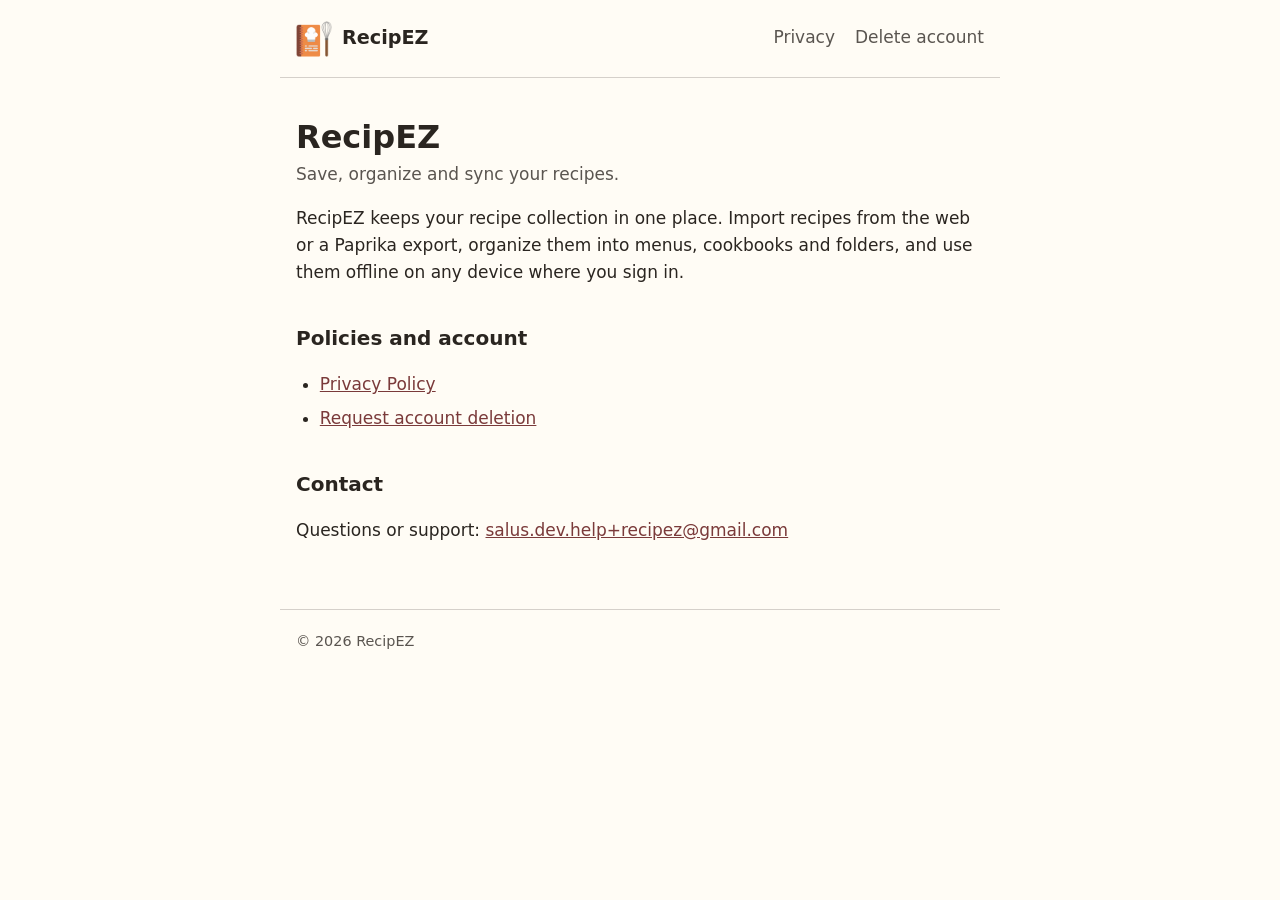
<file: index.html>
<!doctype html>
<html lang="en">
<head>
  <meta charset="utf-8">
  <meta name="viewport" content="width=device-width, initial-scale=1">
  <title>RecipEZ</title>
  <meta name="description" content="RecipEZ is a recipe manager app for saving, organizing and syncing your recipes.">
  <link rel="icon" href="favicon.ico" sizes="48x48">
  <link rel="icon" type="image/png" sizes="32x32" href="icons/favicon-32.png">
  <link rel="icon" type="image/png" sizes="192x192" href="icons/favicon-192.png">
  <link rel="apple-touch-icon" href="icons/apple-touch-icon.png">
  <meta name="theme-color" content="#FFFCF5">
  <link rel="stylesheet" href="style.css">
</head>
<body>
  <header>
    <a class="brand" href="./"><img src="icons/favicon-192.png" alt="" width="36" height="36">RecipEZ</a>
    <nav>
      <a href="privacy.html">Privacy</a>
      <a href="delete-account.html">Delete account</a>
    </nav>
  </header>

  <main>
    <h1>RecipEZ</h1>
    <p class="meta">Save, organize and sync your recipes.</p>
    <p>RecipEZ keeps your recipe collection in one place. Import recipes from the web or a Paprika export, organize them into menus, cookbooks and folders, and use them offline on any device where you sign in.</p>

    <h2>Policies and account</h2>
    <ul>
      <li><a href="privacy.html">Privacy Policy</a></li>
      <li><a href="delete-account.html">Request account deletion</a></li>
    </ul>

    <h2>Contact</h2>
    <p>Questions or support: <a class="contact-email" href="#">(enable JavaScript to see our email)</a></p>
  </main>

  <footer>&copy; 2026 RecipEZ</footer>

  <script src="contact.js"></script>
</body>
</html>
</file>
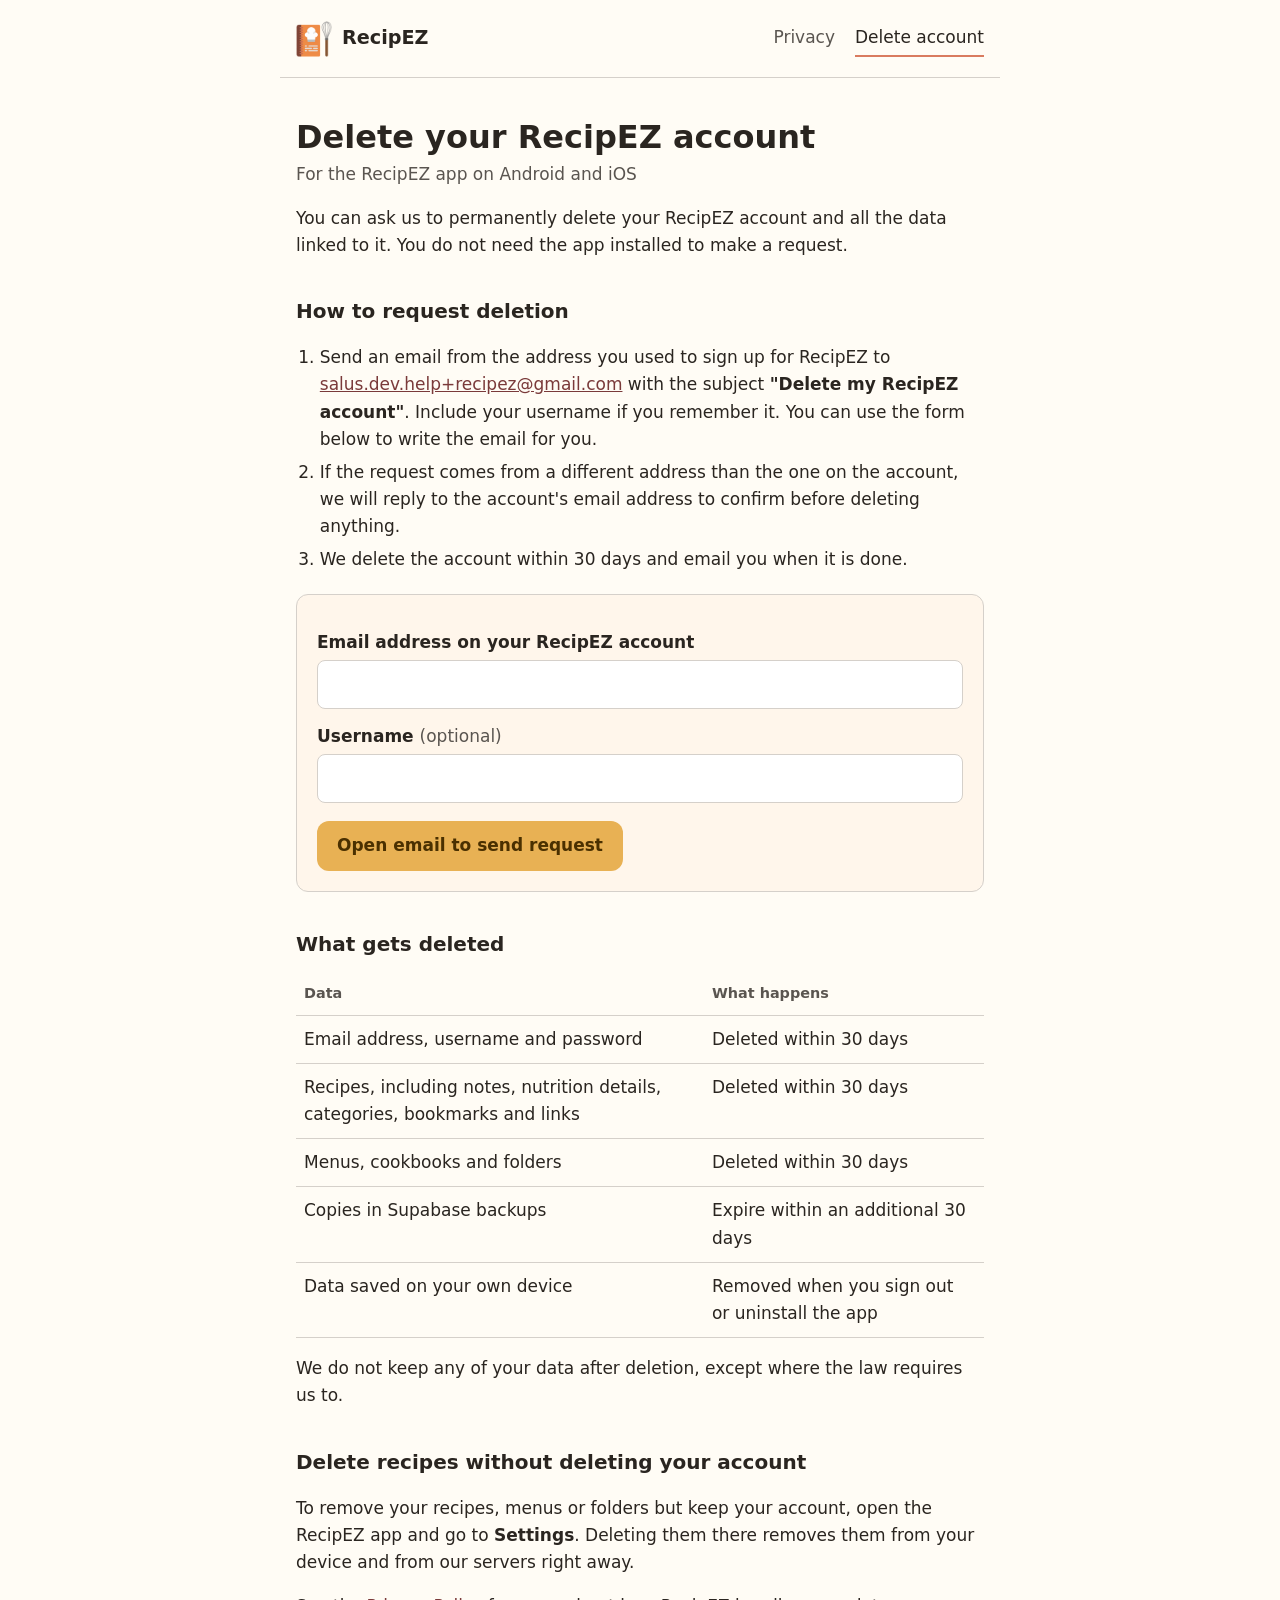
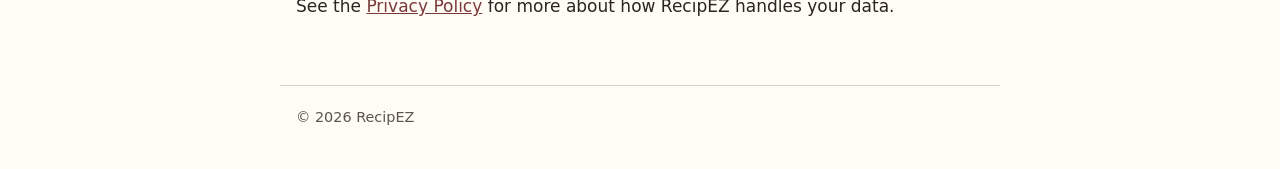
<file: delete-account.html>
<!doctype html>
<html lang="en">
<head>
  <meta charset="utf-8">
  <meta name="viewport" content="width=device-width, initial-scale=1">
  <title>Delete RecipEZ Account</title>
  <meta name="description" content="How to request deletion of your RecipEZ account and associated data.">
  <link rel="icon" href="favicon.ico" sizes="48x48">
  <link rel="icon" type="image/png" sizes="32x32" href="icons/favicon-32.png">
  <link rel="icon" type="image/png" sizes="192x192" href="icons/favicon-192.png">
  <link rel="apple-touch-icon" href="icons/apple-touch-icon.png">
  <meta name="theme-color" content="#FFFCF5">
  <link rel="stylesheet" href="style.css">
</head>
<body>
  <header>
    <a class="brand" href="./"><img src="icons/favicon-192.png" alt="" width="36" height="36">RecipEZ</a>
    <nav>
      <a href="privacy.html">Privacy</a>
      <a href="delete-account.html" aria-current="page">Delete account</a>
    </nav>
  </header>

  <main>
    <h1>Delete your RecipEZ account</h1>
    <p class="meta">For the RecipEZ app on Android and iOS</p>

    <p>You can ask us to permanently delete your RecipEZ account and all the data linked to it. You do not need the app installed to make a request.</p>

    <h2>How to request deletion</h2>
    <ol>
      <li>Send an email from the address you used to sign up for RecipEZ to <a class="contact-email" href="#">(enable JavaScript to see our email)</a> with the subject <strong>"Delete my RecipEZ account"</strong>. Include your username if you remember it. You can use the form below to write the email for you.</li>
      <li>If the request comes from a different address than the one on the account, we will reply to the account's email address to confirm before deleting anything.</li>
      <li>We delete the account within 30 days and email you when it is done.</li>
    </ol>

    <div class="card">
      <form id="delete-form">
        <label for="account-email">Email address on your RecipEZ account</label>
        <input id="account-email" type="email" required autocomplete="email">

        <label for="username">Username <span class="optional">(optional)</span></label>
        <input id="username" type="text" autocomplete="username">

        <button class="button" type="submit">Open email to send request</button>
      </form>
    </div>

    <h2>What gets deleted</h2>
    <table>
      <thead>
        <tr><th>Data</th><th>What happens</th></tr>
      </thead>
      <tbody>
        <tr><td>Email address, username and password</td><td>Deleted within 30 days</td></tr>
        <tr><td>Recipes, including notes, nutrition details, categories, bookmarks and links</td><td>Deleted within 30 days</td></tr>
        <tr><td>Menus, cookbooks and folders</td><td>Deleted within 30 days</td></tr>
        <tr><td>Copies in Supabase backups</td><td>Expire within an additional 30 days</td></tr>
        <tr><td>Data saved on your own device</td><td>Removed when you sign out or uninstall the app</td></tr>
      </tbody>
    </table>
    <p>We do not keep any of your data after deletion, except where the law requires us to.</p>

    <h2>Delete recipes without deleting your account</h2>
    <p>To remove your recipes, menus or folders but keep your account, open the RecipEZ app and go to <strong>Settings</strong>. Deleting them there removes them from your device and from our servers right away.</p>

    <p>See the <a href="privacy.html">Privacy Policy</a> for more about how RecipEZ handles your data.</p>
  </main>

  <footer>&copy; 2026 RecipEZ</footer>

  <script src="contact.js"></script>
  <script>
    document.getElementById('delete-form').addEventListener('submit', function (e) {
      e.preventDefault();
      var email = document.getElementById('account-email').value.trim();
      var username = document.getElementById('username').value.trim();
      var body = 'Please delete my RecipEZ account and all associated data.\n\n' +
        'Account email: ' + email + '\n' +
        'Username: ' + (username || '(not provided)') + '\n';
      window.location.href = 'mailto:' + CONTACT_EMAIL +
        '?subject=' + encodeURIComponent('Delete my RecipEZ account') +
        '&body=' + encodeURIComponent(body);
    });
  </script>
</body>
</html>
</file>
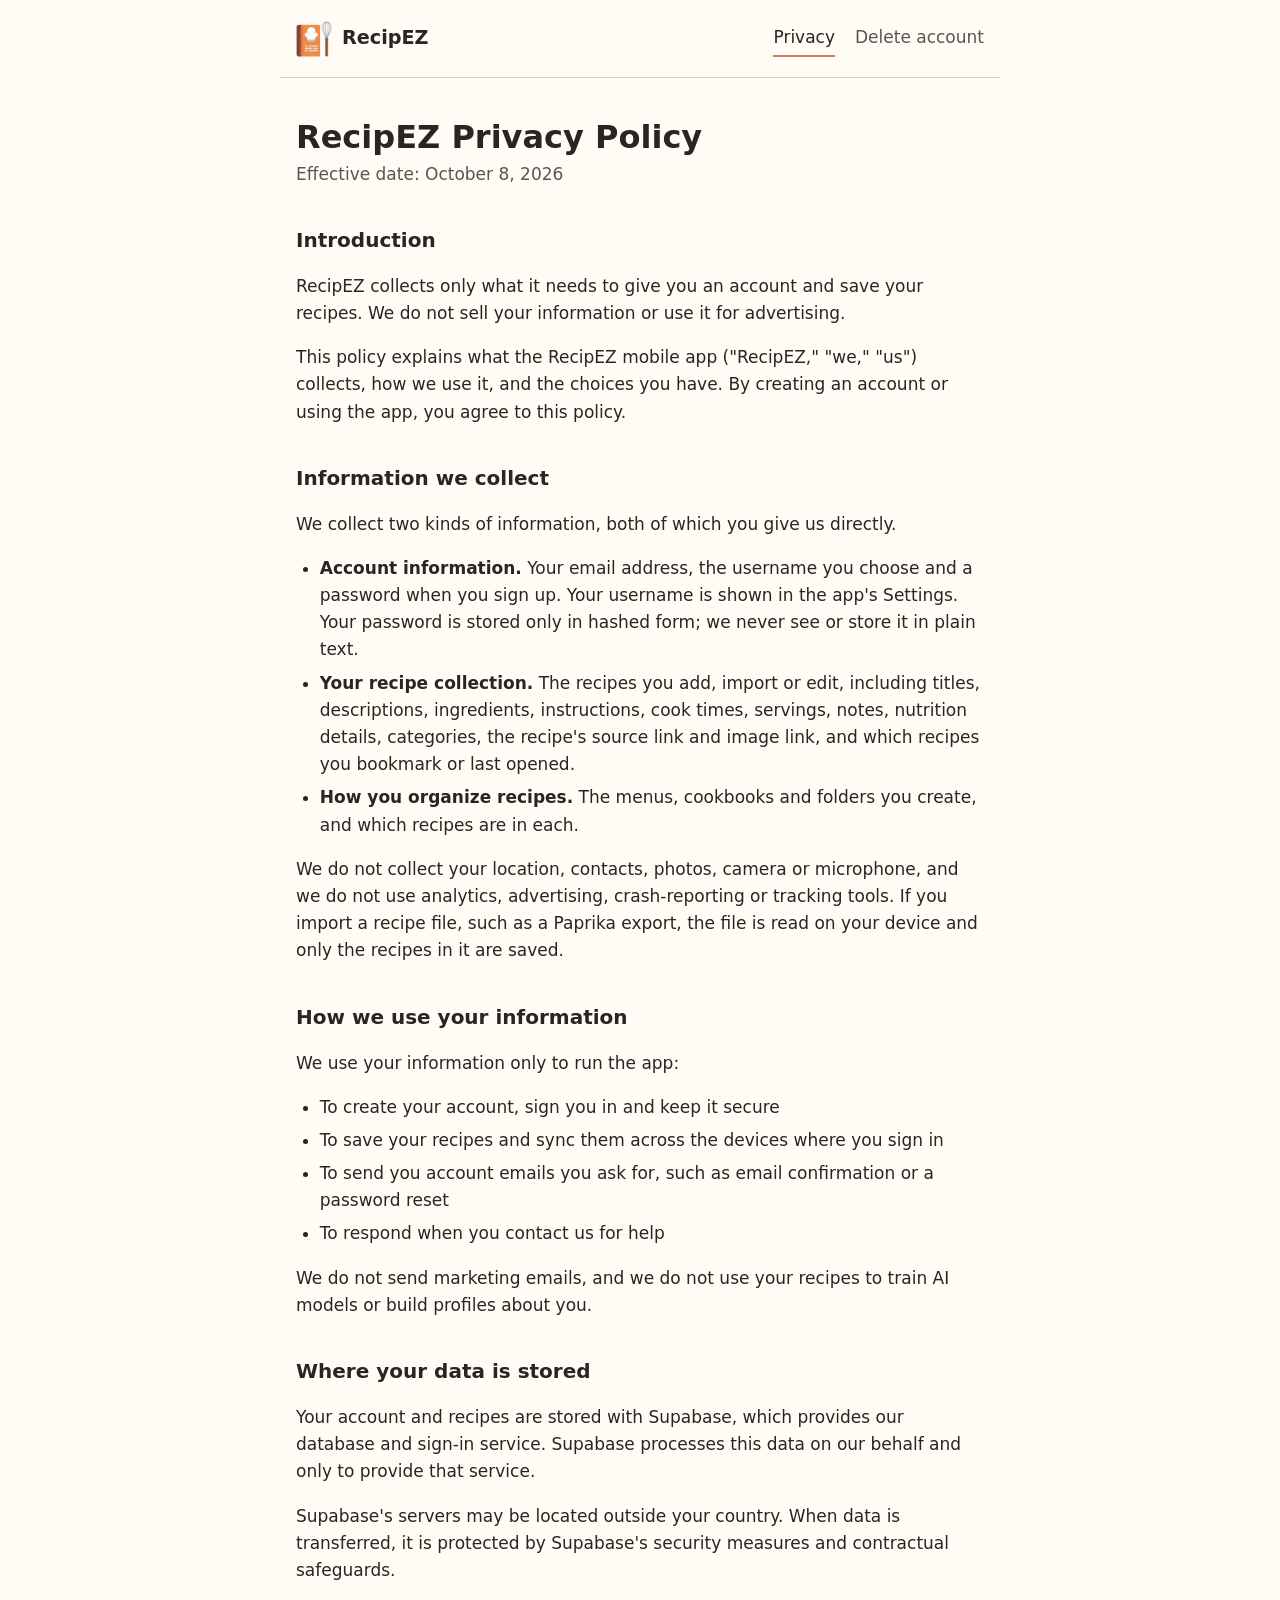
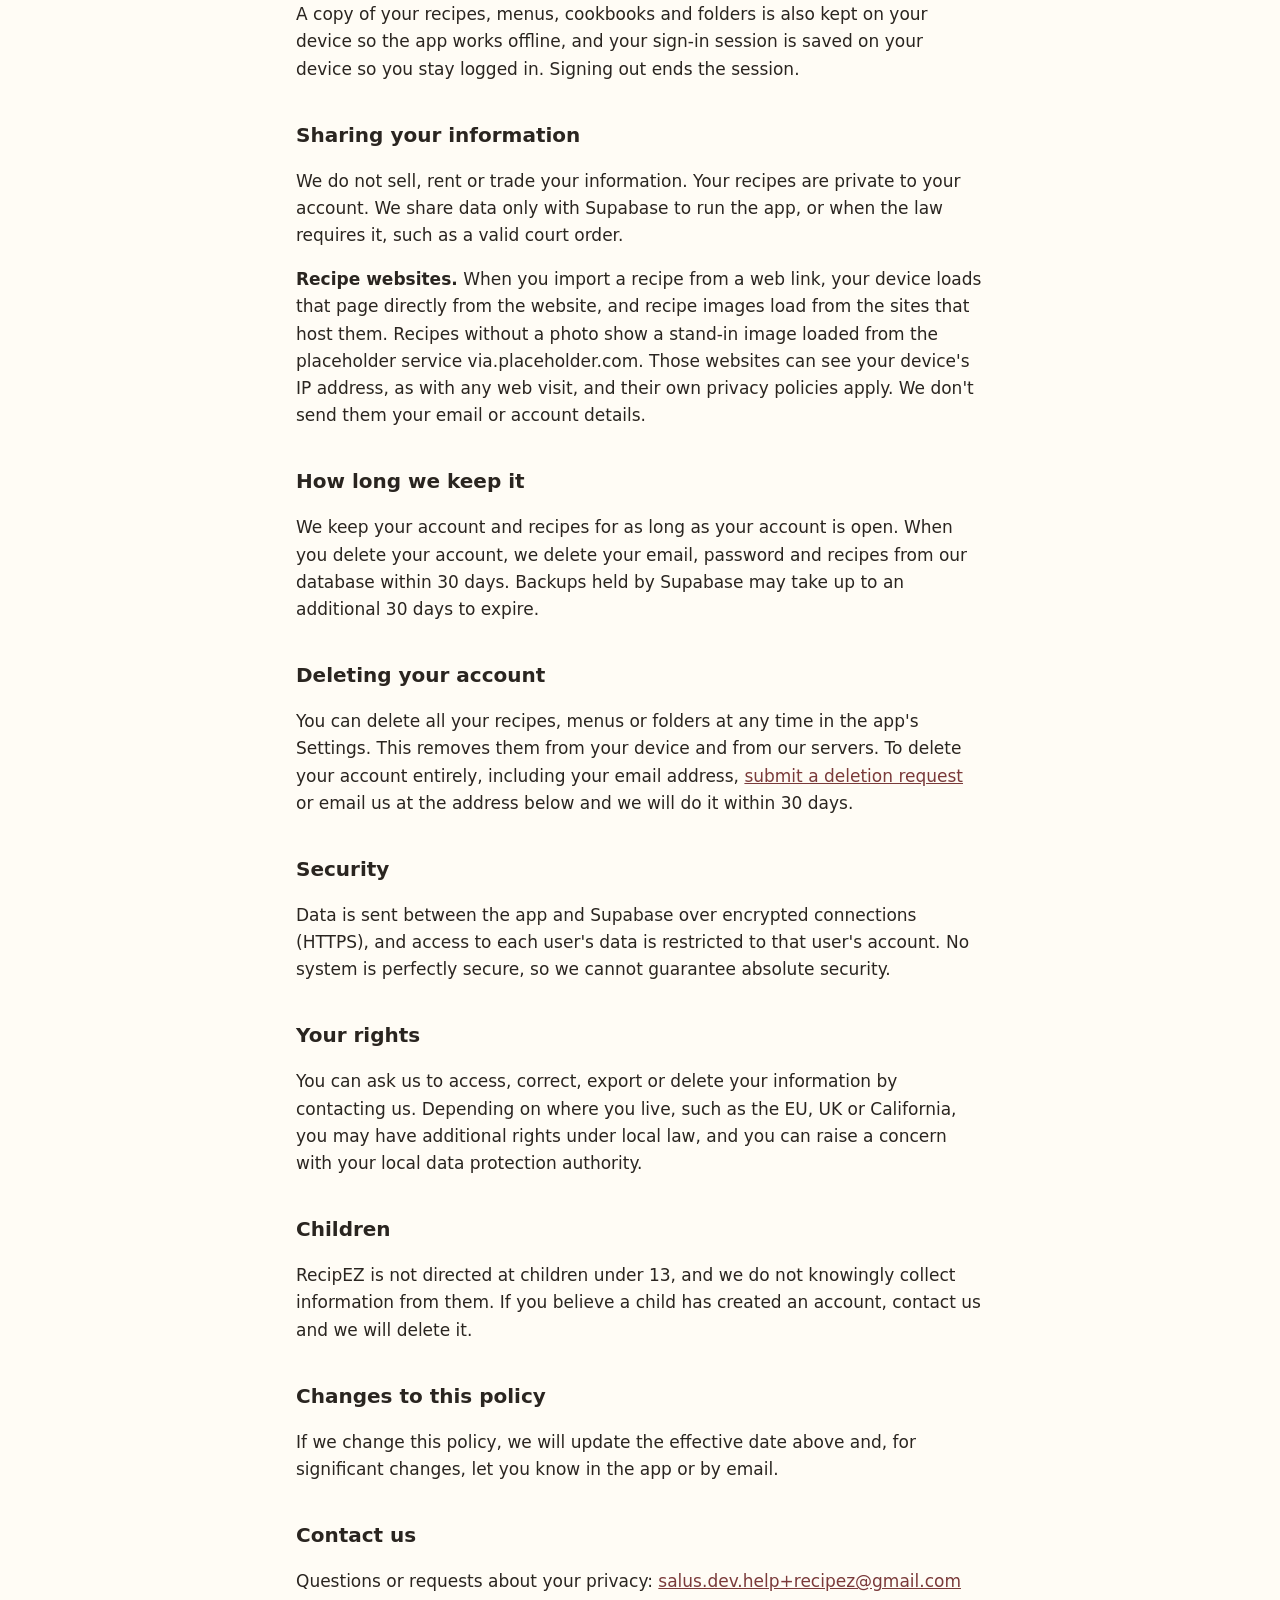
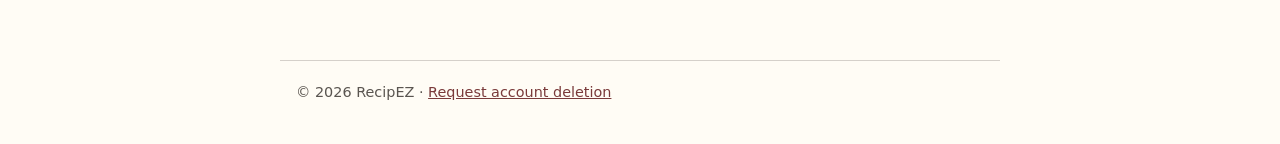
<file: privacy.html>
<!doctype html>
<html lang="en">
<head>
  <meta charset="utf-8">
  <meta name="viewport" content="width=device-width, initial-scale=1">
  <title>RecipEZ Privacy Policy</title>
  <meta name="description" content="What the RecipEZ app collects, how it is used, and the choices you have.">
  <link rel="icon" href="favicon.ico" sizes="48x48">
  <link rel="icon" type="image/png" sizes="32x32" href="icons/favicon-32.png">
  <link rel="icon" type="image/png" sizes="192x192" href="icons/favicon-192.png">
  <link rel="apple-touch-icon" href="icons/apple-touch-icon.png">
  <meta name="theme-color" content="#FFFCF5">
  <link rel="stylesheet" href="style.css">
</head>
<body>
  <header>
    <a class="brand" href="./"><img src="icons/favicon-192.png" alt="" width="36" height="36">RecipEZ</a>
    <nav>
      <a href="privacy.html" aria-current="page">Privacy</a>
      <a href="delete-account.html">Delete account</a>
    </nav>
  </header>

  <main>
    <h1>RecipEZ Privacy Policy</h1>
    <p class="meta">Effective date: October 8, 2026</p>

    <h2>Introduction</h2>
    <p>RecipEZ collects only what it needs to give you an account and save your recipes. We do not sell your information or use it for advertising.</p>
    <p>This policy explains what the RecipEZ mobile app ("RecipEZ," "we," "us") collects, how we use it, and the choices you have. By creating an account or using the app, you agree to this policy.</p>

    <h2>Information we collect</h2>
    <p>We collect two kinds of information, both of which you give us directly.</p>
    <ul>
      <li><strong>Account information.</strong> Your email address, the username you choose and a password when you sign up. Your username is shown in the app's Settings. Your password is stored only in hashed form; we never see or store it in plain text.</li>
      <li><strong>Your recipe collection.</strong> The recipes you add, import or edit, including titles, descriptions, ingredients, instructions, cook times, servings, notes, nutrition details, categories, the recipe's source link and image link, and which recipes you bookmark or last opened.</li>
      <li><strong>How you organize recipes.</strong> The menus, cookbooks and folders you create, and which recipes are in each.</li>
    </ul>
    <p>We do not collect your location, contacts, photos, camera or microphone, and we do not use analytics, advertising, crash-reporting or tracking tools. If you import a recipe file, such as a Paprika export, the file is read on your device and only the recipes in it are saved.</p>

    <h2>How we use your information</h2>
    <p>We use your information only to run the app:</p>
    <ul>
      <li>To create your account, sign you in and keep it secure</li>
      <li>To save your recipes and sync them across the devices where you sign in</li>
      <li>To send you account emails you ask for, such as email confirmation or a password reset</li>
      <li>To respond when you contact us for help</li>
    </ul>
    <p>We do not send marketing emails, and we do not use your recipes to train AI models or build profiles about you.</p>

    <h2>Where your data is stored</h2>
    <p>Your account and recipes are stored with Supabase, which provides our database and sign-in service. Supabase processes this data on our behalf and only to provide that service.</p>
    <p>Supabase's servers may be located outside your country. When data is transferred, it is protected by Supabase's security measures and contractual safeguards.</p>
    <p>A copy of your recipes, menus, cookbooks and folders is also kept on your device so the app works offline, and your sign-in session is saved on your device so you stay logged in. Signing out ends the session.</p>

    <h2>Sharing your information</h2>
    <p>We do not sell, rent or trade your information. Your recipes are private to your account. We share data only with Supabase to run the app, or when the law requires it, such as a valid court order.</p>
    <p><strong>Recipe websites.</strong> When you import a recipe from a web link, your device loads that page directly from the website, and recipe images load from the sites that host them. Recipes without a photo show a stand-in image loaded from the placeholder service via.placeholder.com. Those websites can see your device's IP address, as with any web visit, and their own privacy policies apply. We don't send them your email or account details.</p>

    <h2>How long we keep it</h2>
    <p>We keep your account and recipes for as long as your account is open. When you delete your account, we delete your email, password and recipes from our database within 30 days. Backups held by Supabase may take up to an additional 30 days to expire.</p>

    <h2 id="deleting-your-account">Deleting your account</h2>
    <p>You can delete all your recipes, menus or folders at any time in the app's Settings. This removes them from your device and from our servers. To delete your account entirely, including your email address, <a href="delete-account.html">submit a deletion request</a> or email us at the address below and we will do it within 30 days.</p>

    <h2>Security</h2>
    <p>Data is sent between the app and Supabase over encrypted connections (HTTPS), and access to each user's data is restricted to that user's account. No system is perfectly secure, so we cannot guarantee absolute security.</p>

    <h2>Your rights</h2>
    <p>You can ask us to access, correct, export or delete your information by contacting us. Depending on where you live, such as the EU, UK or California, you may have additional rights under local law, and you can raise a concern with your local data protection authority.</p>

    <h2>Children</h2>
    <p>RecipEZ is not directed at children under 13, and we do not knowingly collect information from them. If you believe a child has created an account, contact us and we will delete it.</p>

    <h2>Changes to this policy</h2>
    <p>If we change this policy, we will update the effective date above and, for significant changes, let you know in the app or by email.</p>

    <h2>Contact us</h2>
    <p>Questions or requests about your privacy: <a class="contact-email" href="#">(enable JavaScript to see our email)</a></p>
  </main>

  <footer>&copy; 2026 RecipEZ &middot; <a href="delete-account.html">Request account deletion</a></footer>

  <script src="contact.js"></script>
</body>
</html>
</file>
<file: style.css>
/* Colors match the RecipEZ app's light theme (recipe-app/src/theme/theme.ts).
   The app is light-only, so the site is too. */
:root {
  color-scheme: light;
  --bg: #FFFCF5;           /* background */
  --surface: #FFF6EB;      /* elevation level2 */
  --text: #2A2520;         /* onSurface */
  --muted: #5A5550;        /* onSurfaceVariant */
  --border: #D5D0CA;       /* outlineVariant */
  --primary: #E8B154;      /* primary (golden) */
  --on-primary: #4A3000;   /* onPrimary */
  --secondary: #D97B5F;    /* secondary (coral) */
  --link: #7A3A3A;         /* tertiary (burgundy); gold is too light for text */
  --note-bg: #F4E8B8;      /* primaryContainer */
  --radius: 12px;          /* roundness */
}

* { box-sizing: border-box; }

body {
  margin: 0;
  background: var(--bg);
  color: var(--text);
  font: 17px/1.6 system-ui, -apple-system, "Segoe UI", Roboto, sans-serif;
}

header, main, footer {
  max-width: 720px;
  margin: 0 auto;
  padding: 0 16px;
}

header {
  display: flex;
  align-items: center;
  justify-content: space-between;
  flex-wrap: wrap;
  gap: 8px 24px;
  padding-top: 20px;
  padding-bottom: 20px;
  border-bottom: 1px solid var(--border);
}

header .brand {
  display: flex;
  align-items: center;
  gap: 10px;
  font-weight: 700;
  font-size: 1.2rem;
  color: var(--text);
  text-decoration: none;
}

header .brand img { width: 36px; height: 36px; }

nav { display: flex; gap: 20px; }
nav a { color: var(--muted); text-decoration: none; padding: 4px 0; border-bottom: 2px solid transparent; }
nav a:hover { color: var(--text); }
nav a[aria-current="page"] { color: var(--text); border-bottom-color: var(--secondary); }

main { padding-top: 24px; padding-bottom: 48px; }

h1 { font-size: 2rem; line-height: 1.2; margin: 16px 0 4px; }
h2 { font-size: 1.25rem; margin: 36px 0 8px; }
a { color: var(--link); }
input:focus, .button:focus-visible { outline: 2px solid var(--primary); outline-offset: 1px; }
.meta { color: var(--muted); margin-top: 0; }
ul, ol { padding-left: 1.4em; }
li { margin: 6px 0; }

.note {
  background: var(--note-bg);
  border-radius: var(--radius);
  padding: 14px 18px;
  margin: 20px 0;
}

.card {
  background: var(--surface);
  border: 1px solid var(--border);
  border-radius: var(--radius);
  padding: 20px;
  margin: 20px 0;
}

label { display: block; font-weight: 600; margin: 14px 0 4px; }
label .optional { font-weight: 400; color: var(--muted); }

input {
  width: 100%;
  font: inherit;
  padding: 10px 12px;
  border: 1px solid var(--border);
  border-radius: 8px;
  background: #fff;
  color: var(--text);
}

.button {
  display: inline-block;
  margin-top: 18px;
  padding: 11px 20px;
  border: 0;
  border-radius: var(--radius);
  background: var(--primary);
  color: var(--on-primary);
  font: inherit;
  font-weight: 600;
  text-decoration: none;
  cursor: pointer;
}
.button:hover { filter: brightness(0.95); }

table { border-collapse: collapse; width: 100%; margin: 12px 0; }
th, td { text-align: left; vertical-align: top; padding: 10px 8px; border-bottom: 1px solid var(--border); }
th { font-size: 0.9rem; color: var(--muted); font-weight: 600; }

footer {
  padding-top: 20px;
  padding-bottom: 40px;
  border-top: 1px solid var(--border);
  color: var(--muted);
  font-size: 0.9rem;
}
</file>
